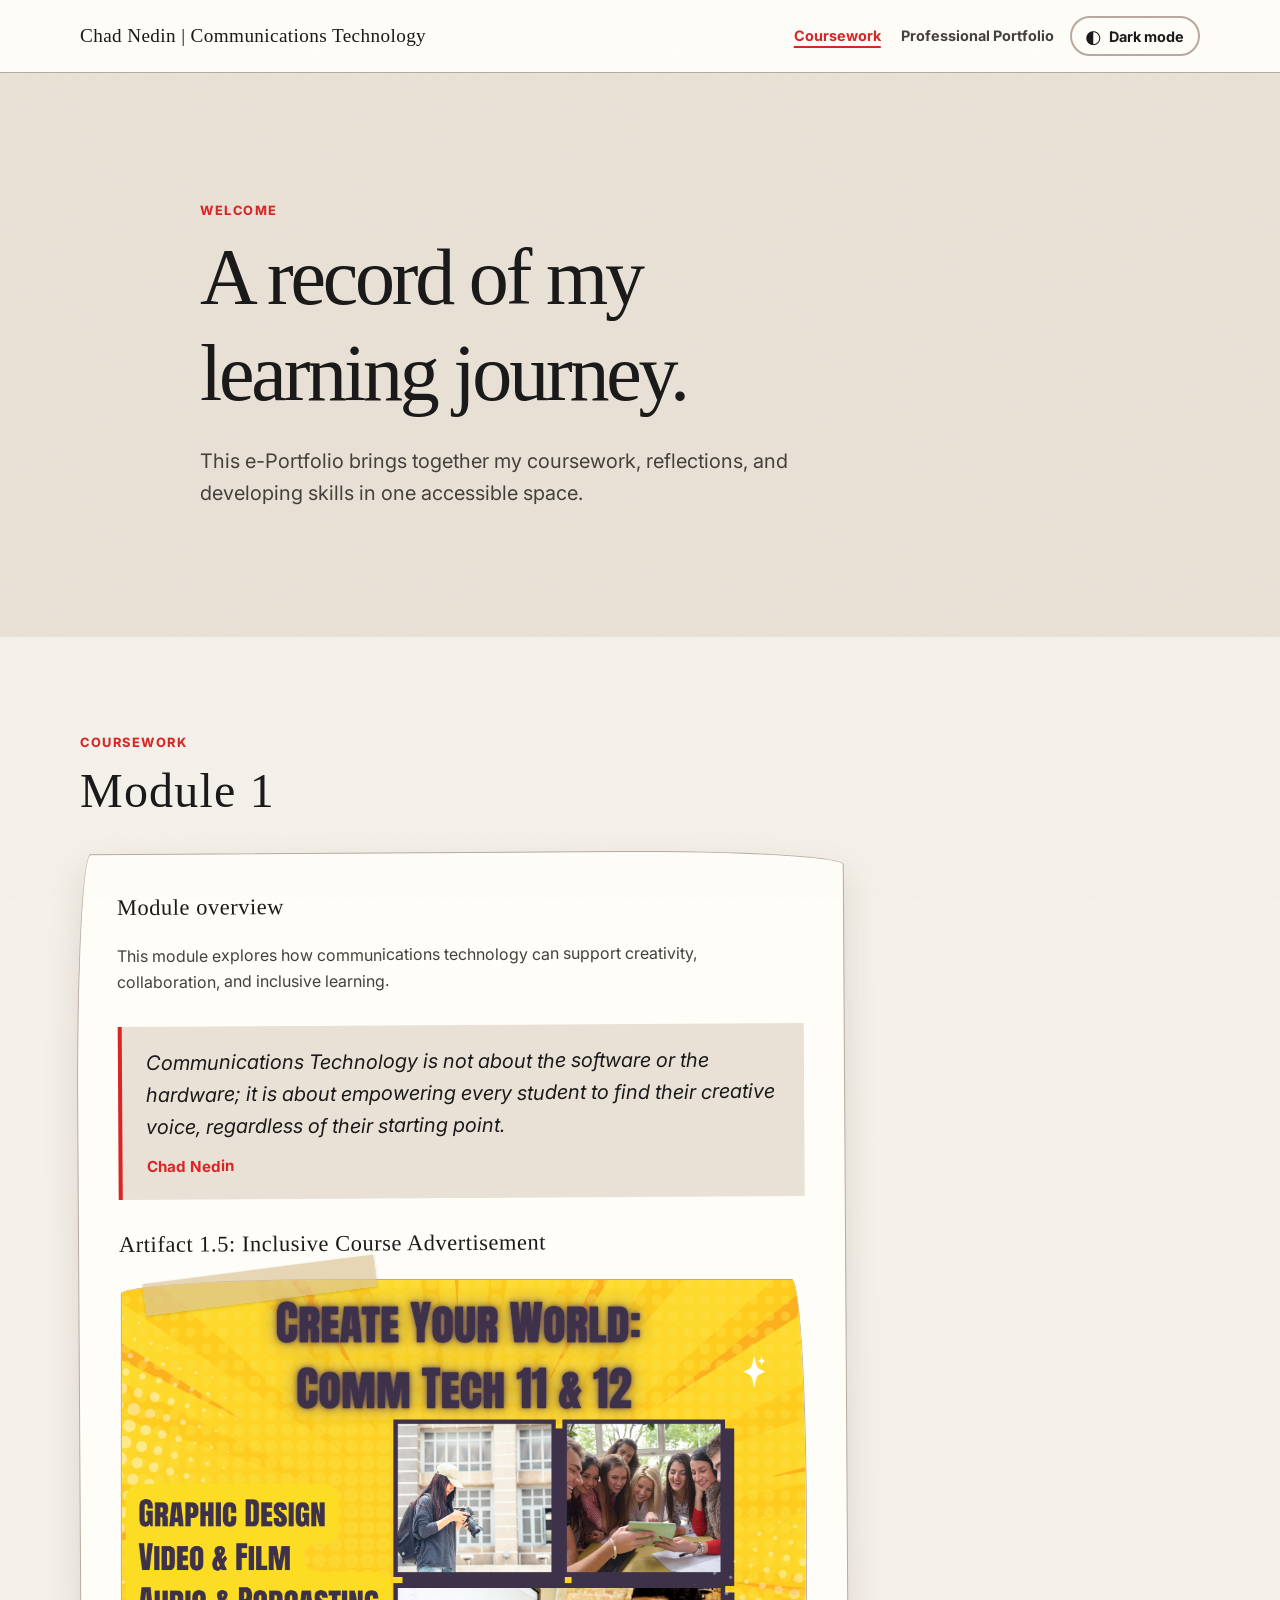
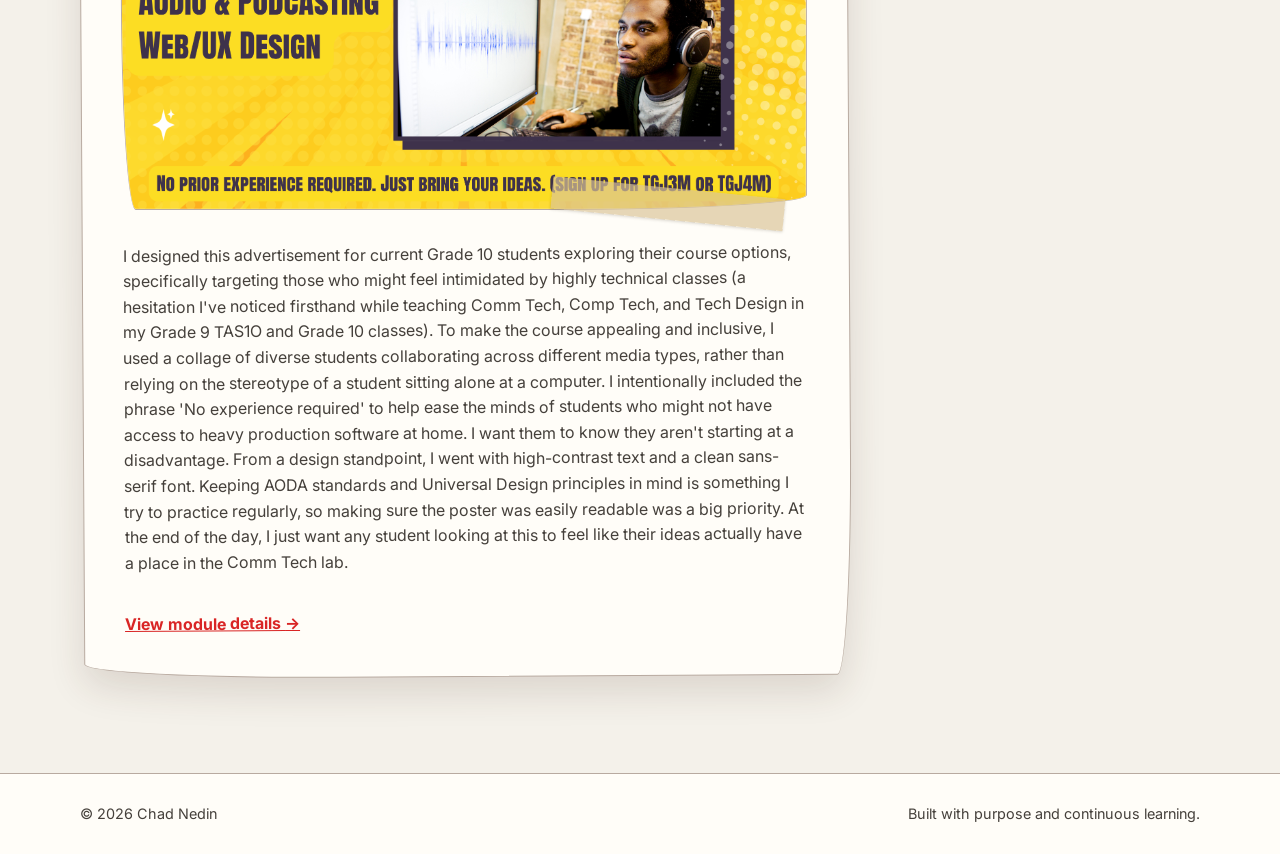
<file: index.html>
<!doctype html>
<html lang="en">
  <head>
    <meta charset="utf-8" />
    <meta name="viewport" content="width=device-width, initial-scale=1" />
    <meta
      name="description"
      content="An accessible e-Portfolio documenting learning, projects, and professional growth."
    />
    <title>Chad Nedin | Communications Technology</title>
    <link rel="stylesheet" href="style.css" />
    <script src="script.js" defer></script>
  </head>
  <body>
    <a class="skip-link" href="#main-content">Skip to main content</a>

    <header class="site-header">
      <div class="container header-content">
        <a class="site-title" href="https://chadnedin.github.io/CommTechProfile/" aria-label="e-Portfolio home">Chad Nedin | Communications Technology</a>
        <nav class="site-nav" aria-label="Primary navigation">
          <a href="index.html" aria-current="page">Coursework</a>
          <a href="projects.html">Professional Portfolio</a>
        </nav>
        <button
          class="theme-toggle"
          type="button"
          aria-pressed="false"
          aria-label="Switch to dark mode"
        >
          <span class="theme-icon" aria-hidden="true">◐</span>
          <span class="theme-label">Dark mode</span>
        </button>
      </div>
    </header>

    <main id="main-content">
      <section class="hero" aria-labelledby="intro-title">
        <div class="container hero-content">
          <p class="eyebrow">Welcome</p>
          <h1 id="intro-title">A record of my learning journey.</h1>
          <p class="hero-summary">
            This e-Portfolio brings together my coursework, reflections, and developing
            skills in one accessible space.
          </p>
        </div>
      </section>

      <section class="portfolio-section" aria-labelledby="module-1-title">
        <div class="container">
          <div class="section-heading">
            <p class="eyebrow">Coursework</p>
            <h2 id="module-1-title">Module 1</h2>
          </div>
          <article class="module-card">
            <h3>Module overview</h3>
            <p>
              This module explores how communications technology can support creativity,
              collaboration, and inclusive learning.
            </p>
            <blockquote class="portfolio-quote">
              <p>
                Communications Technology is not about the software or the hardware; it
                is about empowering every student to find their creative voice,
                regardless of their starting point.
              </p>
              <cite>Chad Nedin</cite>
            </blockquote>

            <h3>Artifact 1.5: Inclusive Course Advertisement</h3>
            <figure class="artifact taped-image">
              <img
                src="images/CommTech11and12.png"
                alt="Inclusive Communications Technology course advertisement showing diverse students collaborating across multiple media types"
              />
            </figure>
            <p class="reflection">
              I designed this advertisement for current Grade 10 students exploring
              their course options, specifically targeting those who might feel
              intimidated by highly technical classes (a hesitation I've noticed
              firsthand while teaching Comm Tech, Comp Tech, and Tech Design in my
              Grade 9 TAS1O and Grade 10 classes). To make the course appealing and
              inclusive, I used a collage of diverse students collaborating across
              different media types, rather than relying on the stereotype of a
              student sitting alone at a computer. I intentionally included the phrase
              'No experience required' to help ease the minds of students who might not
              have access to heavy production software at home. I want them to know
              they aren't starting at a disadvantage. From a design standpoint, I went
              with high-contrast text and a clean sans-serif font. Keeping AODA
              standards and Universal Design principles in mind is something I try to
              practice regularly, so making sure the poster was easily readable was a
              big priority. At the end of the day, I just want any student looking at
              this to feel like their ideas actually have a place in the Comm Tech lab.
            </p>
            <a class="text-link" href="#module-1-title">View module details <span aria-hidden="true">→</span></a>
          </article>
        </div>
      </section>
    </main>

    <footer class="site-footer">
      <div class="container footer-content">
        <p>&copy; 2026 Chad Nedin</p>
        <p>Built with purpose and continuous learning.</p>
      </div>
    </footer>
  </body>
</html>
</file>
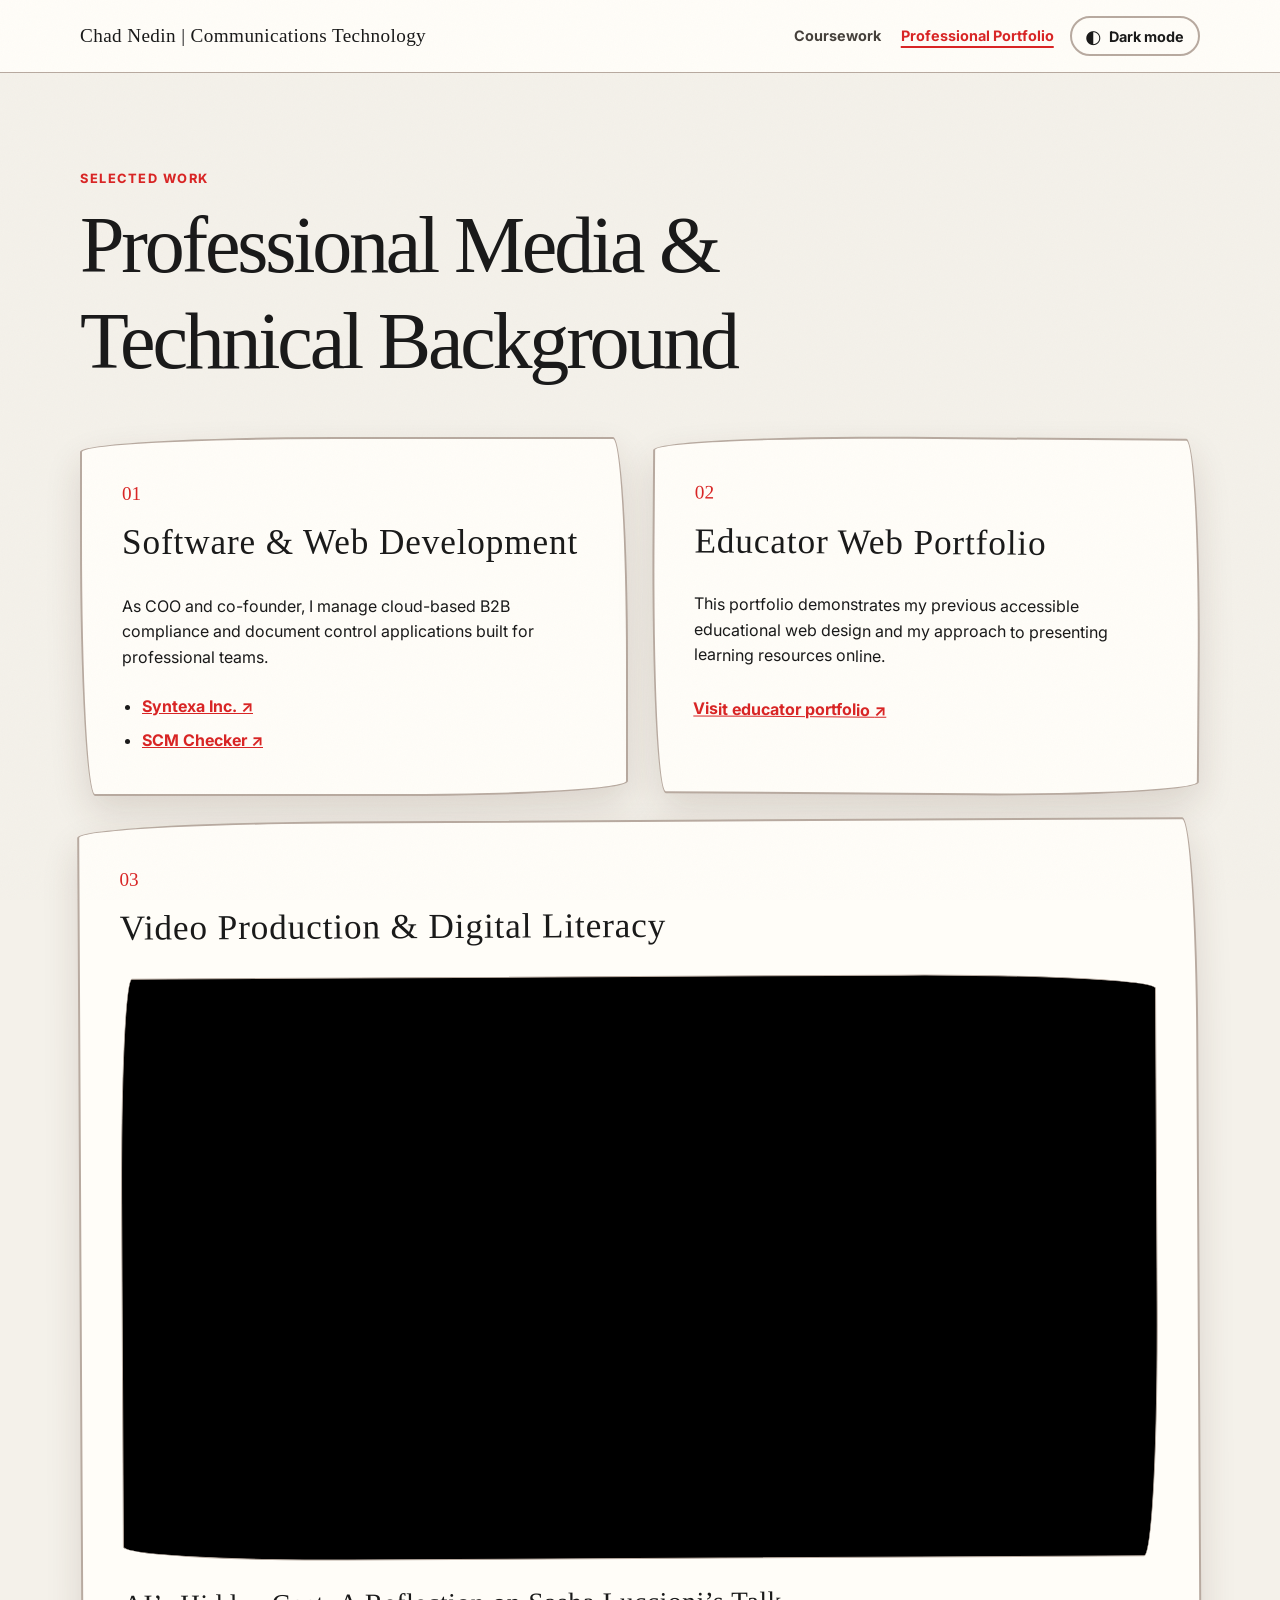
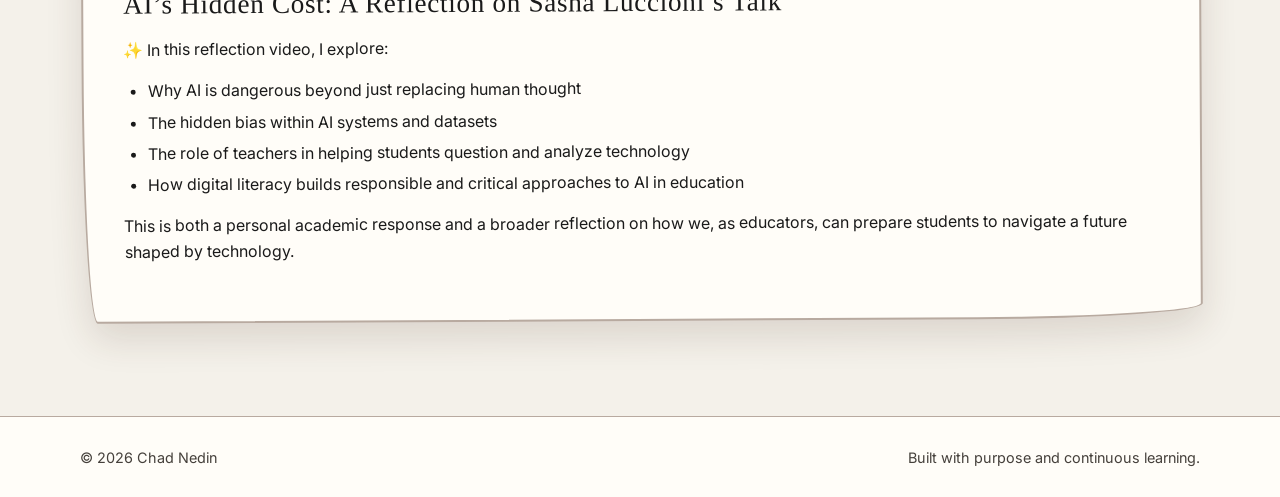
<file: projects.html>
<!doctype html>
<html lang="en">
  <head>
    <meta charset="utf-8" />
    <meta name="viewport" content="width=device-width, initial-scale=1" />
    <meta
      name="description"
      content="Professional media, software, web development, and educational technology projects by Chad Nedin."
    />
    <title>Professional Portfolio | Chad Nedin</title>
    <link rel="stylesheet" href="style.css" />
    <script src="script.js" defer></script>
  </head>
  <body>
    <a class="skip-link" href="#main-content">Skip to main content</a>

    <header class="site-header">
      <div class="container header-content">
        <a class="site-title" href="https://chadnedin.github.io/CommTechProfile/" aria-label="e-Portfolio home">Chad Nedin | Communications Technology</a>
        <nav class="site-nav" aria-label="Primary navigation">
          <a href="index.html">Coursework</a>
          <a href="projects.html" aria-current="page">Professional Portfolio</a>
        </nav>
        <button
          class="theme-toggle"
          type="button"
          aria-pressed="false"
          aria-label="Switch to dark mode"
        >
          <span class="theme-icon" aria-hidden="true">◐</span>
          <span class="theme-label">Dark mode</span>
        </button>
      </div>
    </header>

    <main id="main-content">
      <section class="projects-section" aria-labelledby="projects-title">
        <div class="container">
          <p class="eyebrow">Selected work</p>
          <h1 id="projects-title">Professional Media &amp; Technical Background</h1>
          <div class="projects-grid">
            <article class="project-card">
              <p class="project-number" aria-hidden="true">01</p>
              <h2>Software &amp; Web Development</h2>
              <p>
                As COO and co-founder, I manage cloud-based B2B compliance and document
                control applications built for professional teams.
              </p>
              <ul class="project-links">
                <li><a href="https://syntexainc.com/" target="_blank" rel="noopener noreferrer">Syntexa Inc. <span aria-hidden="true">↗</span></a></li>
                <li><a href="https://scmchecker.com/" target="_blank" rel="noopener noreferrer">SCM Checker <span aria-hidden="true">↗</span></a></li>
              </ul>
            </article>

            <article class="project-card">
              <p class="project-number" aria-hidden="true">02</p>
              <h2>Educator Web Portfolio</h2>
              <p>
                This portfolio demonstrates my previous accessible educational web
                design and my approach to presenting learning resources online.
              </p>
              <a class="text-link" href="https://chadnedin.github.io/teacheresite/" target="_blank" rel="noopener noreferrer">
                Visit educator portfolio <span aria-hidden="true">↗</span>
              </a>
            </article>

            <article class="project-card project-card-wide">
              <p class="project-number" aria-hidden="true">03</p>
              <h2>Video Production &amp; Digital Literacy</h2>
              <div class="video-wrapper">
                <iframe
                  src="https://www.youtube-nocookie.com/embed/6lTyl4A3n-4?si=YaQ-bVHY1EgA5F4P"
                  title="AI's Hidden Cost: A reflection on Sasha Luccioni's talk"
                  loading="lazy"
                  allow="accelerometer; autoplay; clipboard-write; encrypted-media; gyroscope; picture-in-picture; web-share"
                  referrerpolicy="origin"
                  allowfullscreen
                ></iframe>
              </div>
              <p class="video-fallback" hidden>
                This local preview cannot load YouTube inside a file-based page.
                You can
                <a href="https://www.youtube.com/watch?v=6lTyl4A3n-4" target="_blank" rel="noopener noreferrer">
                  watch the video directly on YouTube <span aria-hidden="true">↗</span>
                </a>.
              </p>
              <div class="project-description">
                <h3>AI’s Hidden Cost: A Reflection on Sasha Luccioni’s Talk</h3>
                <p>✨ In this reflection video, I explore:</p>
                <ul>
                  <li>Why AI is dangerous beyond just replacing human thought</li>
                  <li>The hidden bias within AI systems and datasets</li>
                  <li>The role of teachers in helping students question and analyze technology</li>
                  <li>How digital literacy builds responsible and critical approaches to AI in education</li>
                </ul>
                <p>
                  This is both a personal academic response and a broader reflection
                  on how we, as educators, can prepare students to navigate a future
                  shaped by technology.
                </p>
              </div>
            </article>
          </div>
        </div>
      </section>
    </main>

    <footer class="site-footer">
      <div class="container footer-content">
        <p>&copy; 2026 Chad Nedin</p>
        <p>Built with purpose and continuous learning.</p>
      </div>
    </footer>
  </body>
</html>
</file>
<file: style.css>
@import url("https://fonts.googleapis.com/css2?family=Inter:wght@400;500;600;700&family=Permanent+Marker&display=swap");

:root {
  color-scheme: light;
  --font-body: "Inter", system-ui, sans-serif;
  --font-display: "Permanent Marker", cursive;
  --color-background: #f4f1ea;
  --color-surface: #fffdf8;
  --color-surface-muted: #e9e1d6;
  --color-text: #1a1a1a;
  --color-text-muted: #45403b;
  --color-primary: #d92525;
  --color-primary-hover: #a91919;
  --color-border: #b8aaa0;
  --color-focus: #8b1e1e;
  --color-quote-border: #d92525;
  --shadow-card: 0 16px 36px rgb(70 45 30 / 14%);
  --texture-blend: multiply;
  --ink-splatter: url("data:image/svg+xml,%3Csvg xmlns='http://www.w3.org/2000/svg' viewBox='0 0 240 180'%3E%3Cg fill='%23d92525'%3E%3Cellipse cx='120' cy='91' rx='58' ry='34'/%3E%3Ccircle cx='39' cy='39' r='12'/%3E%3Ccircle cx='199' cy='35' r='8'/%3E%3Ccircle cx='213' cy='137' r='14'/%3E%3Ccircle cx='26' cy='142' r='6'/%3E%3Cpath d='M72 31l10 19-17 11zm95 111l-12-19 20-5zM31 91l22-7-8 19z'/%3E%3C/g%3E%3C/svg%3E");
}

[data-theme="dark"] {
  color-scheme: dark;
  --color-background: #0d0814;
  --color-surface: #17111f;
  --color-surface-muted: #24192e;
  --color-text: #e0dce3;
  --color-text-muted: #c2bac8;
  --color-primary: #ccff00;
  --color-primary-hover: #e2ff75;
  --color-border: #5d4d68;
  --color-focus: #ffd166;
  --color-quote-border: #ccff00;
  --shadow-card: 0 12px 30px rgb(0 0 0 / 35%);
  --texture-blend: overlay;
  --ink-splatter: url("data:image/svg+xml,%3Csvg xmlns='http://www.w3.org/2000/svg' viewBox='0 0 240 180'%3E%3Cg fill='%23ccff00'%3E%3Cellipse cx='120' cy='91' rx='58' ry='34'/%3E%3Ccircle cx='39' cy='39' r='12'/%3E%3Ccircle cx='199' cy='35' r='8'/%3E%3Ccircle cx='213' cy='137' r='14'/%3E%3Ccircle cx='26' cy='142' r='6'/%3E%3Cpath d='M72 31l10 19-17 11zm95 111l-12-19 20-5zM31 91l22-7-8 19z'/%3E%3C/g%3E%3C/svg%3E");
}

* {
  box-sizing: border-box;
}

html {
  scroll-behavior: smooth;
}

::selection {
  background: var(--color-primary);
  color: #fff;
}

[data-theme="dark"] ::selection {
  color: #0d0814;
}

body {
  position: relative;
  min-width: 320px;
  margin: 0;
  background-color: var(--color-background);
  color: var(--color-text);
  cursor: url("data:image/svg+xml,%3Csvg xmlns='http://www.w3.org/2000/svg' width='32' height='32' viewBox='0 0 32 32'%3E%3Cpath fill='%231a1a1a' d='M6 4c-2 3 1 5 3 7-2 4-1 8 3 9 2 1 3-1 4-3 2 3 5 4 7 1 2-3-1-5-4-6 3-3 1-7-2-7-2 0-3 1-4 3-2-2-5-6-7-4z'/%3E%3C/svg%3E") 4 4, auto;
  font-family: var(--font-body);
  line-height: 1.6;
  transition: background-color 200ms ease, color 200ms ease;
}

body::before {
  position: fixed;
  inset: 0;
  z-index: 20;
  background-image: url("data:image/svg+xml,%3Csvg xmlns='http://www.w3.org/2000/svg' width='180' height='180' viewBox='0 0 180 180'%3E%3Cfilter id='grain'%3E%3CfeTurbulence type='fractalNoise' baseFrequency='.82' numOctaves='4' stitchTiles='stitch'/%3E%3C/filter%3E%3Crect width='100%25' height='100%25' filter='url(%23grain)' opacity='.2'/%3E%3C/svg%3E");
  content: "";
  mix-blend-mode: var(--texture-blend);
  opacity: 0.14;
  pointer-events: none;
}

a {
  color: var(--color-primary);
  cursor: url("data:image/svg+xml,%3Csvg xmlns='http://www.w3.org/2000/svg' width='32' height='32' viewBox='0 0 32 32'%3E%3Cpath fill='%23d92525' d='M7 5c-1 4 3 5 5 7l-3 11c0 3 4 4 5 1l3-9c2 3 6 2 7-1 1-3-3-4-5-5-2-3-6-6-8-4-1 0-2 0-4 0z'/%3E%3C/svg%3E") 4 4, pointer;
}

a:hover {
  color: var(--color-primary-hover);
}

button,
button:hover,
a:hover {
  cursor: url("data:image/svg+xml,%3Csvg xmlns='http://www.w3.org/2000/svg' width='32' height='32' viewBox='0 0 32 32'%3E%3Cpath fill='%23d92525' d='M7 5c-1 4 3 5 5 7l-3 11c0 3 4 4 5 1l3-9c2 3 6 2 7-1 1-3-3-4-5-5-2-3-6-6-8-4-1 0-2 0-4 0z'/%3E%3C/svg%3E") 4 4, pointer;
}

[data-theme="dark"] a,
[data-theme="dark"] button,
[data-theme="dark"] button:hover,
[data-theme="dark"] a:hover {
  cursor: url("data:image/svg+xml,%3Csvg xmlns='http://www.w3.org/2000/svg' width='32' height='32' viewBox='0 0 32 32'%3E%3Cpath fill='%23ccff00' d='M7 5c-1 4 3 5 5 7l-3 11c0 3 4 4 5 1l3-9c2 3 6 2 7-1 1-3-3-4-5-5-2-3-6-6-8-4-1 0-2 0-4 0z'/%3E%3C/svg%3E") 4 4, pointer;
}

:focus-visible {
  outline: 3px solid var(--color-focus);
  outline-offset: 3px;
}

.container {
  width: min(calc(100% - 2rem), 70rem);
  margin-inline: auto;
}

.skip-link {
  position: absolute;
  top: -4rem;
  left: 1rem;
  z-index: 10;
  padding: 0.65rem 1rem;
  border-radius: 0.4rem;
  background: var(--color-surface);
  color: var(--color-text);
  font-weight: 700;
}

.skip-link:focus {
  top: 1rem;
}

.site-header {
  border-bottom: 1px solid var(--color-border);
  background: var(--color-surface);
}

.header-content,
.footer-content {
  display: flex;
  align-items: center;
  justify-content: space-between;
  gap: 1rem;
  min-height: 4.5rem;
}

.site-nav {
  display: flex;
  align-items: center;
  gap: 1.25rem;
  margin-left: auto;
}

.site-nav a {
  color: var(--color-text-muted);
  font-size: 0.9rem;
  font-weight: 700;
  text-decoration: none;
}

.site-nav a:hover,
.site-nav a[aria-current="page"] {
  color: var(--color-primary);
  text-decoration: underline;
  text-decoration-thickness: 2px;
  text-underline-offset: 0.3rem;
}

.site-nav a:hover,
.theme-toggle:hover,
.text-link:hover {
  animation: jitter 0.3s infinite;
}

.site-title {
  color: var(--color-text);
  font-family: var(--font-display);
  font-size: 1.2rem;
  letter-spacing: 0.02em;
  text-decoration: none;
}

.theme-toggle {
  position: relative;
  z-index: 0;
  overflow: visible;
  display: inline-flex;
  align-items: center;
  gap: 0.5rem;
  padding: 0.55rem 0.85rem;
  border: 2px solid var(--color-border);
  border-radius: 999px;
  background: var(--color-surface);
  color: var(--color-text);
  cursor: pointer;
  font-family: var(--font-body);
  font-size: 0.9rem;
  font-weight: 700;
  transition: border-color 200ms ease, color 200ms ease, box-shadow 200ms ease,
    transform 200ms ease;
}

.theme-toggle::before,
.project-card::before {
  position: absolute;
  z-index: 0;
  inset: -2rem;
  background: var(--ink-splatter) center / 100% 100% no-repeat;
  content: "";
  opacity: 0;
  pointer-events: none;
  transform: scale(0.8);
  transition: opacity 200ms ease, transform 200ms ease;
}

.theme-toggle:hover::before,
.project-card:hover::before {
  opacity: 0.2;
  transform: scale(1);
}

.theme-toggle > * {
  position: relative;
  z-index: 1;
}

.theme-toggle:hover {
  border-color: var(--color-primary);
  color: var(--color-primary);
  box-shadow: 0 0 0.9rem color-mix(in srgb, var(--color-primary) 35%, transparent);
  transform: translateY(-2px);
}

.theme-icon {
  font-size: 1.15rem;
  line-height: 1;
}

.hero {
  padding: clamp(4rem, 12vw, 8rem) 0;
  background: var(--color-surface-muted);
}

.hero-content {
  max-width: 55rem;
}

.eyebrow {
  margin: 0 0 0.5rem;
  color: var(--color-primary);
  font-size: 0.8rem;
  font-weight: 750;
  letter-spacing: 0.12em;
  text-transform: uppercase;
}

h1,
h2,
h3 {
  font-family: var(--font-display);
  font-weight: 400;
  letter-spacing: 0.025em;
  line-height: 1.2;
}

@keyframes jitter {
  0%,
  100% {
    transform: translate(0, 0);
  }

  25% {
    transform: translate(1px, -1px);
  }

  50% {
    transform: translate(-1px, 1px);
  }

  75% {
    transform: translate(2px, 0);
  }
}

h1 {
  max-width: 14ch;
  margin: 0;
  font-size: clamp(2.4rem, 7vw, 5rem);
  letter-spacing: -0.04em;
}

.hero-summary {
  max-width: 42rem;
  margin: 1.5rem 0 0;
  color: var(--color-text-muted);
  font-size: clamp(1.05rem, 2vw, 1.25rem);
}

.portfolio-section {
  padding: clamp(3.5rem, 8vw, 6rem) 0;
}

.projects-section {
  padding: clamp(3.5rem, 8vw, 6rem) 0;
}

.projects-section h1 {
  max-width: 18ch;
  margin: 0 0 3rem;
  font-size: clamp(2.5rem, 7vw, 5rem);
}

.projects-grid {
  display: grid;
  grid-template-columns: repeat(2, minmax(0, 1fr));
  gap: 1.5rem;
}

.project-card {
  position: relative;
  overflow: hidden;
  padding: clamp(1.5rem, 4vw, 2.5rem);
  border: 2px solid var(--color-border);
  border-radius: 255px 15px 225px 15px / 15px 225px 15px 255px;
  background: var(--color-surface);
  box-shadow: var(--shadow-card);
  transition: border-color 200ms ease, box-shadow 200ms ease, transform 200ms ease;
}

.ink-splatter {
  position: absolute;
  z-index: 30;
  width: 3rem;
  height: 3rem;
  margin: -1.5rem 0 0 -1.5rem;
  background: var(--ink-splatter) center / contain no-repeat;
  pointer-events: none;
  animation: splatter-pop 0.5s ease-out forwards;
}

@keyframes splatter-pop {
  from {
    opacity: 0.9;
    transform: scale(0.45) rotate(-10deg);
  }

  to {
    opacity: 0;
    transform: scale(1.15) rotate(12deg);
  }
}

.stamp-hidden {
  opacity: 0;
  transform: scale(1.5);
}

.stamp-visible {
  opacity: 1;
  transform: scale(1);
  transition: opacity 180ms ease-out, transform 320ms cubic-bezier(0.16, 1.3, 0.3, 1);
}

.taped-image {
  position: relative;
}

.taped-image::before,
.taped-image::after {
  position: absolute;
  z-index: 2;
  width: 34%;
  height: clamp(1.25rem, 4vw, 2rem);
  background: rgb(218 196 153 / 68%);
  box-shadow: 0 1px 3px rgb(55 42 25 / 18%);
  content: "";
  pointer-events: none;
}

.taped-image::before {
  top: -0.7rem;
  left: 1.5rem;
  transform: rotate(-7deg);
}

.taped-image::after {
  right: 1.5rem;
  bottom: -0.7rem;
  transform: rotate(6deg);
}

.project-card::after {
  position: absolute;
  right: -2rem;
  bottom: -2rem;
  width: 6rem;
  height: 6rem;
  border: 3px solid var(--color-primary);
  border-radius: 50%;
  content: "";
  opacity: 0;
  transition: opacity 200ms ease, transform 200ms ease;
}

.project-card > * {
  position: relative;
  z-index: 1;
}

.project-card:nth-child(2) {
  transform: rotate(0.4deg);
}

.project-card:nth-child(3) {
  transform: rotate(-0.3deg);
}

.project-card:hover {
  border-color: var(--color-primary);
  box-shadow: 0 0 1.25rem color-mix(in srgb, var(--color-primary) 28%, transparent);
  transform: translateY(-5px) rotate(-0.25deg);
}

.project-card:hover::after {
  opacity: 0.8;
  transform: scale(1.35) rotate(20deg);
}

.project-card-wide {
  grid-column: 1 / -1;
}

.project-number {
  margin: 0 0 0.75rem;
  color: var(--color-primary);
  font-family: var(--font-display);
  font-size: 1.2rem;
}

.project-card h2 {
  margin-top: 0;
  font-size: clamp(1.5rem, 3vw, 2.2rem);
}

.project-links {
  margin: 1.5rem 0 0;
  padding-left: 1.25rem;
}

.project-links li + li {
  margin-top: 0.5rem;
}

.project-links a {
  font-weight: 700;
}

.video-wrapper {
  position: relative;
  width: 100%;
  margin: 1.5rem 0;
  overflow: hidden;
  aspect-ratio: 16 / 9;
  border: 1px solid var(--color-border);
  border-radius: 12px 255px 15px 225px / 225px 15px 255px 15px;
  background: #000;
}

.video-wrapper iframe {
  position: absolute;
  inset: 0;
  width: 100%;
  height: 100%;
  border: 0;
}

.video-fallback {
  margin: -0.75rem 0 1.5rem;
  color: var(--color-text-muted);
  font-size: 0.9rem;
}

.project-description h3 {
  margin-bottom: 0.5rem;
  font-size: clamp(1.25rem, 2.5vw, 1.7rem);
}

.project-description ul {
  padding-left: 1.5rem;
}

.project-description li + li {
  margin-top: 0.35rem;
}

.section-heading {
  margin-bottom: 2rem;
}

.section-heading h2 {
  margin: 0;
  font-size: clamp(2rem, 5vw, 3rem);
}

.module-card {
  max-width: 48rem;
  padding: clamp(1.5rem, 4vw, 2.5rem);
  border: 1px solid var(--color-border);
  border-radius: 15px 225px 15px 255px / 255px 15px 225px 15px;
  background: var(--color-surface);
  box-shadow: var(--shadow-card);
  transform: rotate(-0.35deg);
}

.module-card h3 {
  margin-top: 0;
  font-size: 1.4rem;
}

.module-card p {
  color: var(--color-text-muted);
}

.portfolio-quote {
  margin: 2rem 0;
  padding: 1.25rem 1.5rem;
  border-left: 4px solid var(--color-quote-border);
  background: var(--color-surface-muted);
  color: var(--color-text);
  font-size: clamp(1.05rem, 2vw, 1.25rem);
}

.portfolio-quote p {
  margin: 0;
  color: inherit;
  font-style: italic;
}

.portfolio-quote cite {
  display: block;
  margin-top: 0.75rem;
  color: var(--color-primary);
  font-size: 0.95rem;
  font-style: normal;
  font-weight: 700;
}

.artifact {
  margin: 1rem 0 2rem;
}

.artifact img {
  display: block;
  width: 100%;
  height: auto;
  border: 1px solid var(--color-border);
  border-radius: 225px 15px 255px 15px / 15px 255px 15px 225px;
  transform: rotate(0.35deg);
}

.reflection {
  margin-bottom: 1.5rem;
}

.text-link {
  display: inline-block;
  margin-top: 0.75rem;
  font-weight: 700;
}

.site-footer {
  border-top: 1px solid var(--color-border);
  background: var(--color-surface);
  color: var(--color-text-muted);
  font-size: 0.9rem;
}

.footer-content {
  flex-wrap: wrap;
  min-height: 5rem;
}

.footer-content p {
  margin: 0.75rem 0;
}

@media (max-width: 36rem) {
  .header-content {
    align-items: flex-start;
    flex-direction: column;
    justify-content: center;
    padding-block: 1rem;
  }

  .theme-toggle {
    align-self: flex-start;
  }

  .site-nav {
    flex-wrap: wrap;
    gap: 0.75rem 1rem;
    margin-left: 0;
  }

  .projects-grid {
    grid-template-columns: 1fr;
  }

  .project-card-wide {
    grid-column: auto;
  }

  .footer-content {
    align-items: flex-start;
    flex-direction: column;
    gap: 0;
    justify-content: center;
  }
}

@media (prefers-reduced-motion: reduce) {
  html {
    scroll-behavior: auto;
  }

  body {
    transition: none;
  }

  .ink-splatter {
    display: none;
    animation: none;
  }

  .stamp-hidden,
  .stamp-visible {
    opacity: 1;
    transform: none;
    transition: none;
  }

  .site-nav a:hover,
  .theme-toggle:hover,
  .text-link:hover {
    animation: none;
  }
}
</file>
